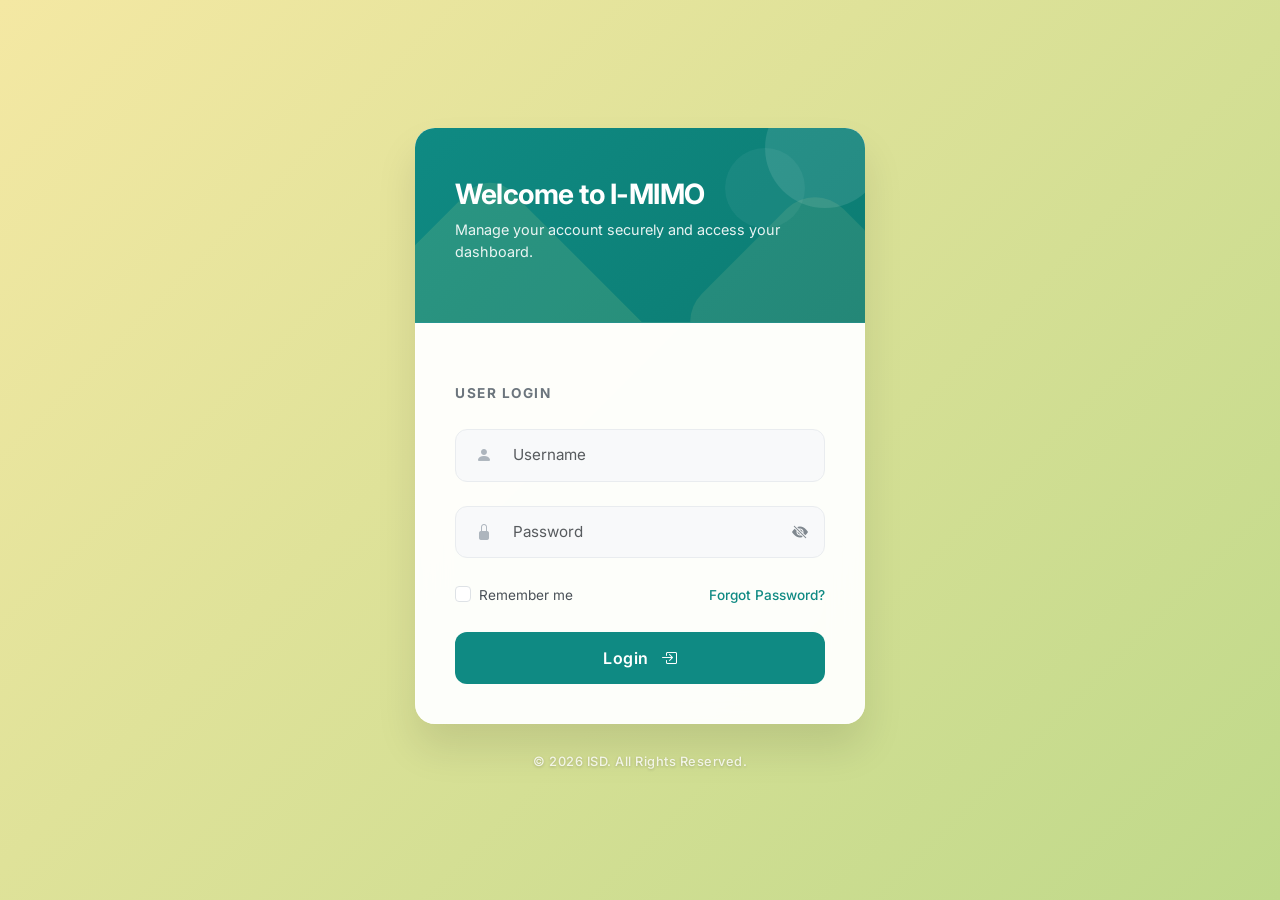
<file: frontend/static/index.html>
<!DOCTYPE html>
<html lang="en">
<head>
    <meta charset="UTF-8">
    <meta name="viewport" content="width=device-width, initial-scale=1.0">
    <title>Login - I-MIMO Platform</title>
    
    <!-- Google Fonts: Inter -->
    <link rel="preconnect" href="https://fonts.googleapis.com">
    <link rel="preconnect" href="https://fonts.gstatic.com" crossorigin>
    <link href="https://fonts.googleapis.com/css2?family=Inter:wght@300;400;500;600;700&display=swap" rel="stylesheet">
    
    <!-- Bootstrap 5 CSS -->
    <link href="https://cdn.jsdelivr.net/npm/bootstrap@5.3.2/dist/css/bootstrap.min.css" rel="stylesheet">
    
    <!-- Bootstrap Icons -->
    <link rel="stylesheet" href="https://cdn.jsdelivr.net/npm/bootstrap-icons@1.11.1/font/bootstrap-icons.css">
    <!-- Custom CSS Stylesheet -->
    <link rel="stylesheet" href="css/login.css">
</head>
<body>

    <div class="login-wrapper">
        <div class="login-card">
            
            <!-- Header Section with CSS Landscape -->
            <div class="card-header-art">
                <!-- Abstract Elements -->
                <div class="landscape-element cloud-1"></div>
                <div class="landscape-element cloud-2"></div>
                <div class="landscape-element mountain-1"></div>
                <div class="landscape-element mountain-2"></div>
                
                <!-- Text Content -->
                <div class="header-content">
                    <h3>Welcome to I-MIMO</h3>
                    <p>Manage your account securely and access your dashboard.</p>
                </div>
            </div>

            <!-- Form Section -->
            <div class="card-body-form">
                <div id="alertContainer" class="alert-container"></div>
                <div class="form-title">USER LOGIN</div>
                
                <form id="loginForm" action="#" method="POST">
                    
                    <!-- Username Input -->
                    <div class="input-group mb-4">
                        <span class="input-group-text">
                            <i class="bi bi-person-fill"></i>
                        </span>
                        <input type="text" class="form-control" placeholder="Username" required>
                    </div>

                    <!-- Password Input -->
                    <div class="input-group mb-4">
                        <span class="input-group-text">
                            <i class="bi bi-lock-fill"></i>
                        </span>
                        <input type="password" class="form-control" placeholder="Password" required>
                        <button class="btn btn-outline-secondary border-0 bg-transparent px-3 text-muted" type="button" id="togglePassword">
                            <i class="bi bi-eye-slash-fill" id="togglePasswordIcon"></i>
                        </button>
                    </div>

                    <!-- Options -->
                    <div class="d-flex justify-content-between align-items-center mb-4">
                        <div class="form-check">
                            <input class="form-check-input" type="checkbox" id="rememberMe">
                            <label class="form-check-label" for="rememberMe">
                                Remember me
                            </label>
                        </div>
                        <a href="#" class="forgot-link">Forgot Password?</a>
                    </div>

                    <!-- Submit Button -->
                    <button type="submit" class="btn btn-login">
                        Login <i class="bi bi-box-arrow-in-right ms-1"></i>
                    </button>

                </form>
            </div>
            
        </div>

        <!-- Footer Copyright -->
        <div class="login-footer text-center mt-4">
            <span class="copyright-text">&copy; 2026 ISD. All Rights Reserved.</span>
        </div>
    </div>

    <!-- Bootstrap 5 JS Bundle -->
    <script src="https://cdn.jsdelivr.net/npm/bootstrap@5.3.2/dist/js/bootstrap.bundle.min.js"></script>
    <!-- Login JS Controller Initializer -->
    <script type="module" src="js/login.js"></script>
</body>
</html>
</file>
<file: frontend/static/css/login.css>
:root {
    --teal: #0F8A83;
    --emerald: #0C7C72;
    --light-green: #BFD98A;
    --soft-yellow: #F4E8A3;
    --font-main: 'Inter', sans-serif;
    --error-red: #dc3545;
    --success-green: #198754;
}

body {
    font-family: var(--font-main);
    min-height: 100vh;
    margin: 0;
    display: flex;
    align-items: center;
    justify-content: center;
    padding: 20px;
    background: linear-gradient(-45deg, var(--teal), var(--emerald), var(--light-green), var(--soft-yellow));
    background-size: 300% 300%;
    animation: gradientMove 15s ease infinite;
}

@keyframes gradientMove {
    0% { background-position: 0% 50%; }
    50% { background-position: 100% 50%; }
    100% { background-position: 0% 50%; }
}

@keyframes floatUp {
    from {
        opacity: 0;
        transform: translateY(30px);
    }
    to {
        opacity: 1;
        transform: translateY(0);
    }
}

.login-wrapper {
    width: 100%;
    max-width: 450px;
    animation: floatUp 0.8s cubic-bezier(0.2, 0.8, 0.2, 1) forwards;
}

@media (max-width: 991px) {
    .login-wrapper { max-width: 80%; }
}

@media (max-width: 576px) {
    .login-wrapper { max-width: 95%; }
    .card-header-art { padding: 40px 20px !important; }
    .card-body-form { padding: 30px 20px !important; }
}

.login-card {
    background: rgba(255, 255, 255, 0.95);
    backdrop-filter: blur(16px);
    -webkit-backdrop-filter: blur(16px);
    border-radius: 20px;
    box-shadow: 0 24px 40px rgba(0, 0, 0, 0.1), 0 0 0 1px rgba(255, 255, 255, 0.5) inset;
    overflow: hidden;
    transition: all 0.4s ease;
}

.login-card:hover {
    transform: translateY(-4px);
    box-shadow: 0 32px 50px rgba(0, 0, 0, 0.15), 0 0 0 1px rgba(255, 255, 255, 0.6) inset;
}

.card-header-art {
    position: relative;
    background: linear-gradient(135deg, var(--teal), var(--emerald));
    padding: 50px 40px 40px;
    color: white;
    overflow: hidden;
    border-bottom: 1px solid rgba(255, 255, 255, 0.1);
}

.landscape-element {
    position: absolute;
    z-index: 1;
}

.cloud-1 {
    width: 120px;
    height: 120px;
    background: rgba(255, 255, 255, 0.1);
    border-radius: 50%;
    top: -40px;
    right: -20px;
}

.cloud-2 {
    width: 80px;
    height: 80px;
    background: rgba(255, 255, 255, 0.05);
    border-radius: 50%;
    top: 20px;
    right: 60px;
}

.mountain-1 {
    width: 250px;
    height: 250px;
    background: var(--light-green);
    opacity: 0.15;
    border-radius: 30px;
    transform: rotate(45deg);
    bottom: -150px;
    left: -50px;
}

.mountain-2 {
    width: 200px;
    height: 200px;
    background: var(--soft-yellow);
    opacity: 0.1;
    border-radius: 40px;
    transform: rotate(45deg);
    bottom: -100px;
    right: -50px;
}

.header-content {
    position: relative;
    z-index: 2;
}

.header-content h3 {
    font-weight: 700;
    letter-spacing: -0.5px;
    margin-bottom: 8px;
}

.header-content p {
    font-size: 0.9rem;
    opacity: 0.9;
    margin-bottom: 20px;
}

.card-body-form {
    padding: 40px;
    background: transparent;
}

.form-title {
    font-size: 0.85rem;
    font-weight: 700;
    color: #6c757d;
    letter-spacing: 1.5px;
    margin-bottom: 25px;
}

.input-group {
    background: #f8f9fa;
    border-radius: 12px;
    border: 1px solid #e9ecef;
    transition: all 0.3s;
    overflow: hidden;
}

.input-group:focus-within {
    background: #fff;
    border-color: var(--teal);
    box-shadow: 0 0 0 4px rgba(15, 138, 131, 0.15);
}

.input-group.is-invalid {
    border-color: var(--error-red);
    background: #fff;
}

.input-group.is-invalid:focus-within {
    box-shadow: 0 0 0 4px rgba(220, 53, 69, 0.15);
}

.input-group.is-invalid .input-group-text {
    color: var(--error-red);
}

.input-group-text {
    background: transparent;
    border: none;
    color: #adb5bd;
    padding-left: 20px;
    transition: color 0.3s;
}

.form-control {
    background: transparent;
    border: none;
    padding: 14px 20px 14px 10px;
    font-size: 0.95rem;
    color: #1f2937 !important;
}

.form-control:focus {
    background: transparent !important;
    box-shadow: none !important;
    outline: none !important;
    color: #1f2937 !important;
}

#togglePassword:focus {
    box-shadow: none;
    outline: none;
}

#togglePassword:hover {
    color: var(--teal) !important;
}

.form-check-input {
    cursor: pointer;
}

.form-check-input:checked {
    background-color: var(--teal);
    border-color: var(--teal);
}

.form-check-label {
    font-size: 0.85rem;
    color: #495057;
    cursor: pointer;
}

.forgot-link {
    font-size: 0.85rem;
    color: var(--teal);
    text-decoration: none;
    font-weight: 500;
    transition: 0.2s;
}

.forgot-link:hover {
    color: var(--emerald);
    text-decoration: underline;
}

.btn-login {
    background: var(--teal);
    color: white;
    border: none;
    border-radius: 12px;
    padding: 14px;
    font-weight: 600;
    letter-spacing: 0.5px;
    transition: all 0.3s ease;
    width: 100%;
    display: flex;
    justify-content: center;
    align-items: center;
    gap: 8px;
}

.btn-login:hover {
    background: var(--emerald);
    transform: translateY(-2px);
    box-shadow: 0 8px 20px rgba(12, 124, 114, 0.3);
    color: white;
}

.btn-login:disabled {
    background: #6c757d;
    transform: none;
    box-shadow: none;
    cursor: not-allowed;
}

.alert-container {
    margin-bottom: 20px;
    animation: floatUp 0.4s ease-out;
}

.alert {
    border-radius: 12px;
    font-size: 0.9rem;
    padding: 12px 16px;
    display: flex;
    align-items: center;
    gap: 10px;
    border: none;
}

.alert-danger {
    background-color: rgba(220, 53, 69, 0.1);
    color: var(--error-red);
}

.alert-success {
    background-color: rgba(25, 135, 84, 0.1);
    color: var(--success-green);
}

@media (prefers-color-scheme: dark) {
    .login-card {
        background: rgba(24, 24, 27, 0.85);
        box-shadow: 0 24px 40px rgba(0, 0, 0, 0.5), 0 0 0 1px rgba(255, 255, 255, 0.05) inset;
    }
    .form-title { color: #a1a1aa; }
    .input-group {
        background: #27272a;
        border-color: #3f3f46;
    }
    .input-group:focus-within {
        background: #27272a;
        border-color: var(--teal);
    }
    .input-group.is-invalid { border-color: var(--error-red); }
    .form-control { color: #f4f4f5 !important; }
    .form-control:focus { color: #f4f4f5 !important; }
    .form-control::placeholder { color: #71717a; }
    .form-check-label { color: #d4d4d8; }
    .input-group-text { color: #71717a; }
}

.login-footer {
    animation: floatUp 0.8s ease forwards;
}

.copyright-text {
    font-size: 0.8rem;
    color: rgba(255, 255, 255, 0.8);
    font-weight: 500;
    letter-spacing: 0.5px;
    text-shadow: 0 1px 3px rgba(0, 0, 0, 0.2);
    transition: color 0.3s ease;
}

@media (prefers-color-scheme: dark) {
    .copyright-text {
        color: rgba(161, 161, 170, 0.6);
        text-shadow: none;
    }
}

input:-webkit-autofill,
input:-webkit-autofill:hover,
input:-webkit-autofill:focus,
input:-webkit-autofill:active {
    -webkit-text-fill-color: #1f2937 !important;
    transition: background-color 5000s ease-in-out 0s;
    caret-color: #1f2937;
}

#togglePassword {
    color: #6c757d !important;
    opacity: 0.85;
    transition: color 0.3s, opacity 0.3s;
}

#togglePassword:hover {
    color: var(--teal) !important;
    opacity: 1;
}

@media (prefers-color-scheme: dark) {
    input:-webkit-autofill,
    input:-webkit-autofill:hover,
    input:-webkit-autofill:focus,
    input:-webkit-autofill:active {
        -webkit-text-fill-color: #f4f4f5 !important;
        caret-color: #f4f4f5;
    }
    #togglePassword { color: #a1a1aa !important; }
    #togglePassword:hover { color: var(--soft-yellow) !important; }
}
</file>
